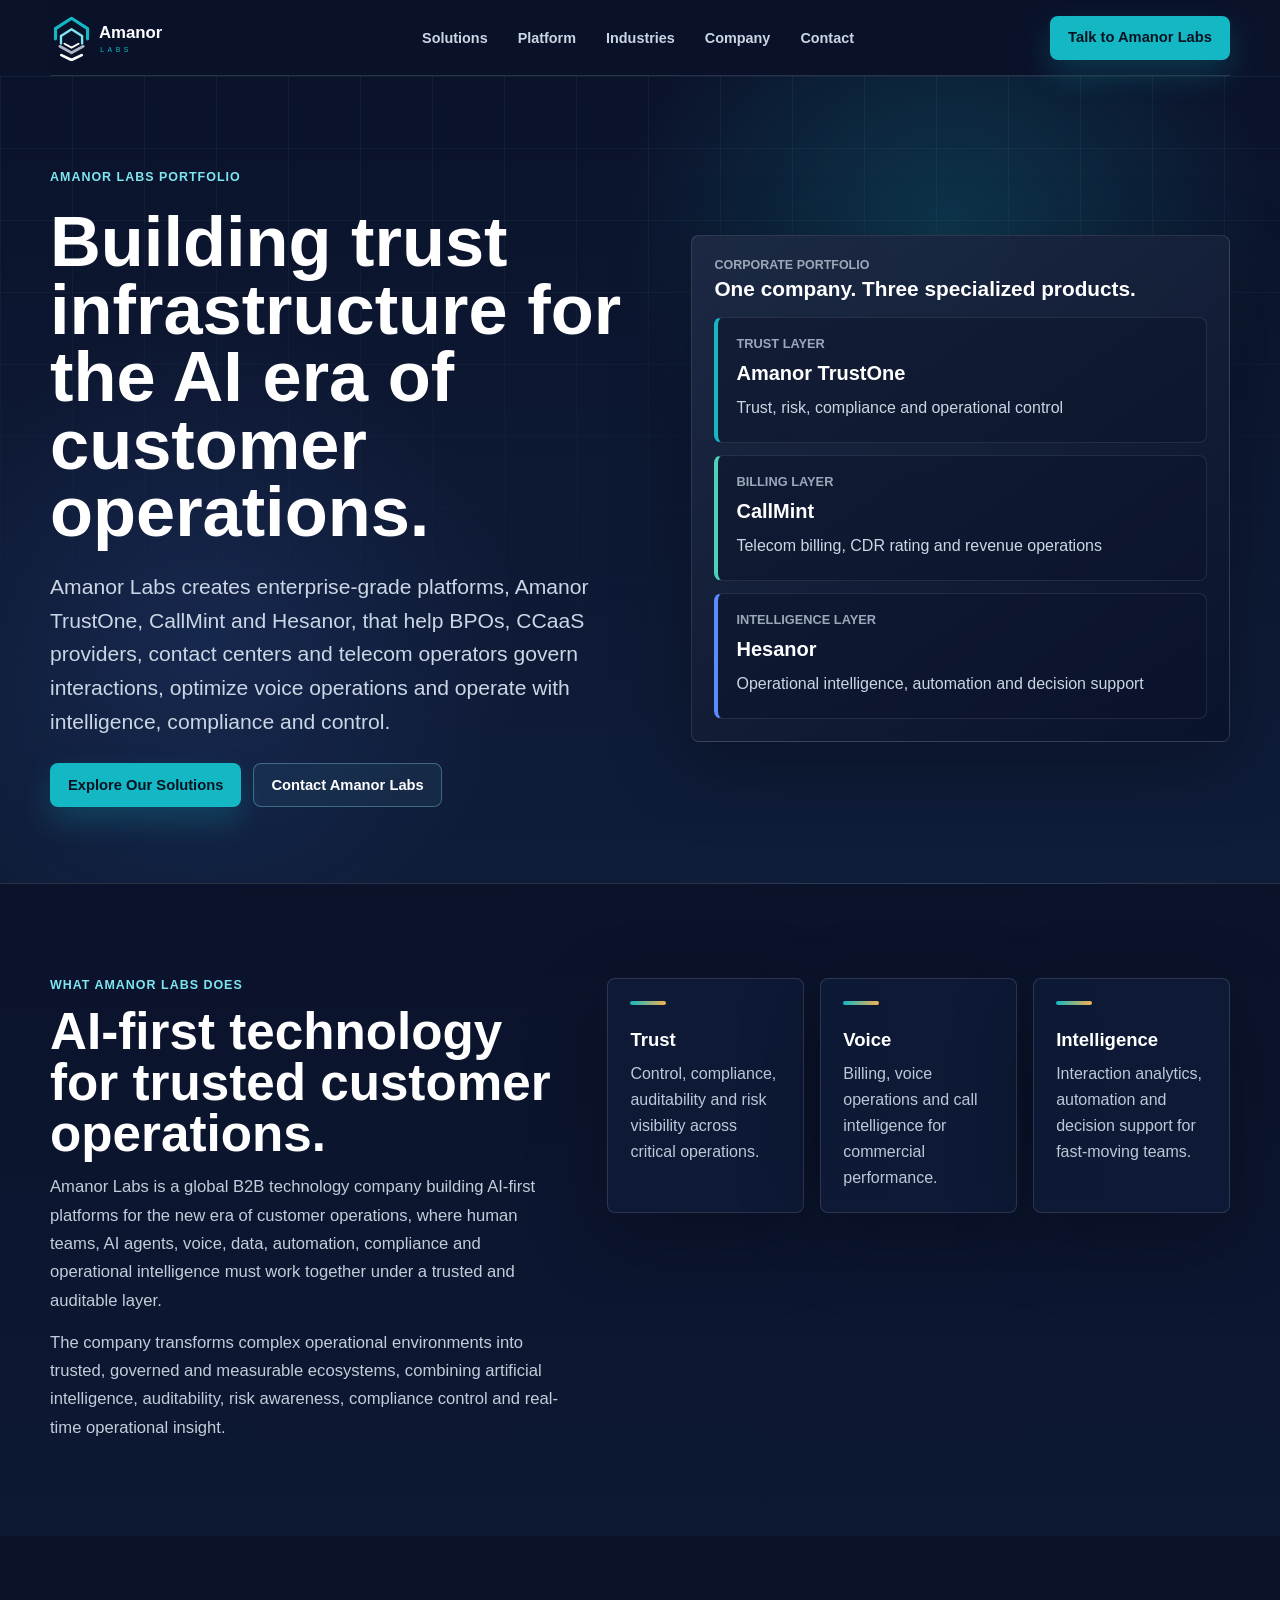
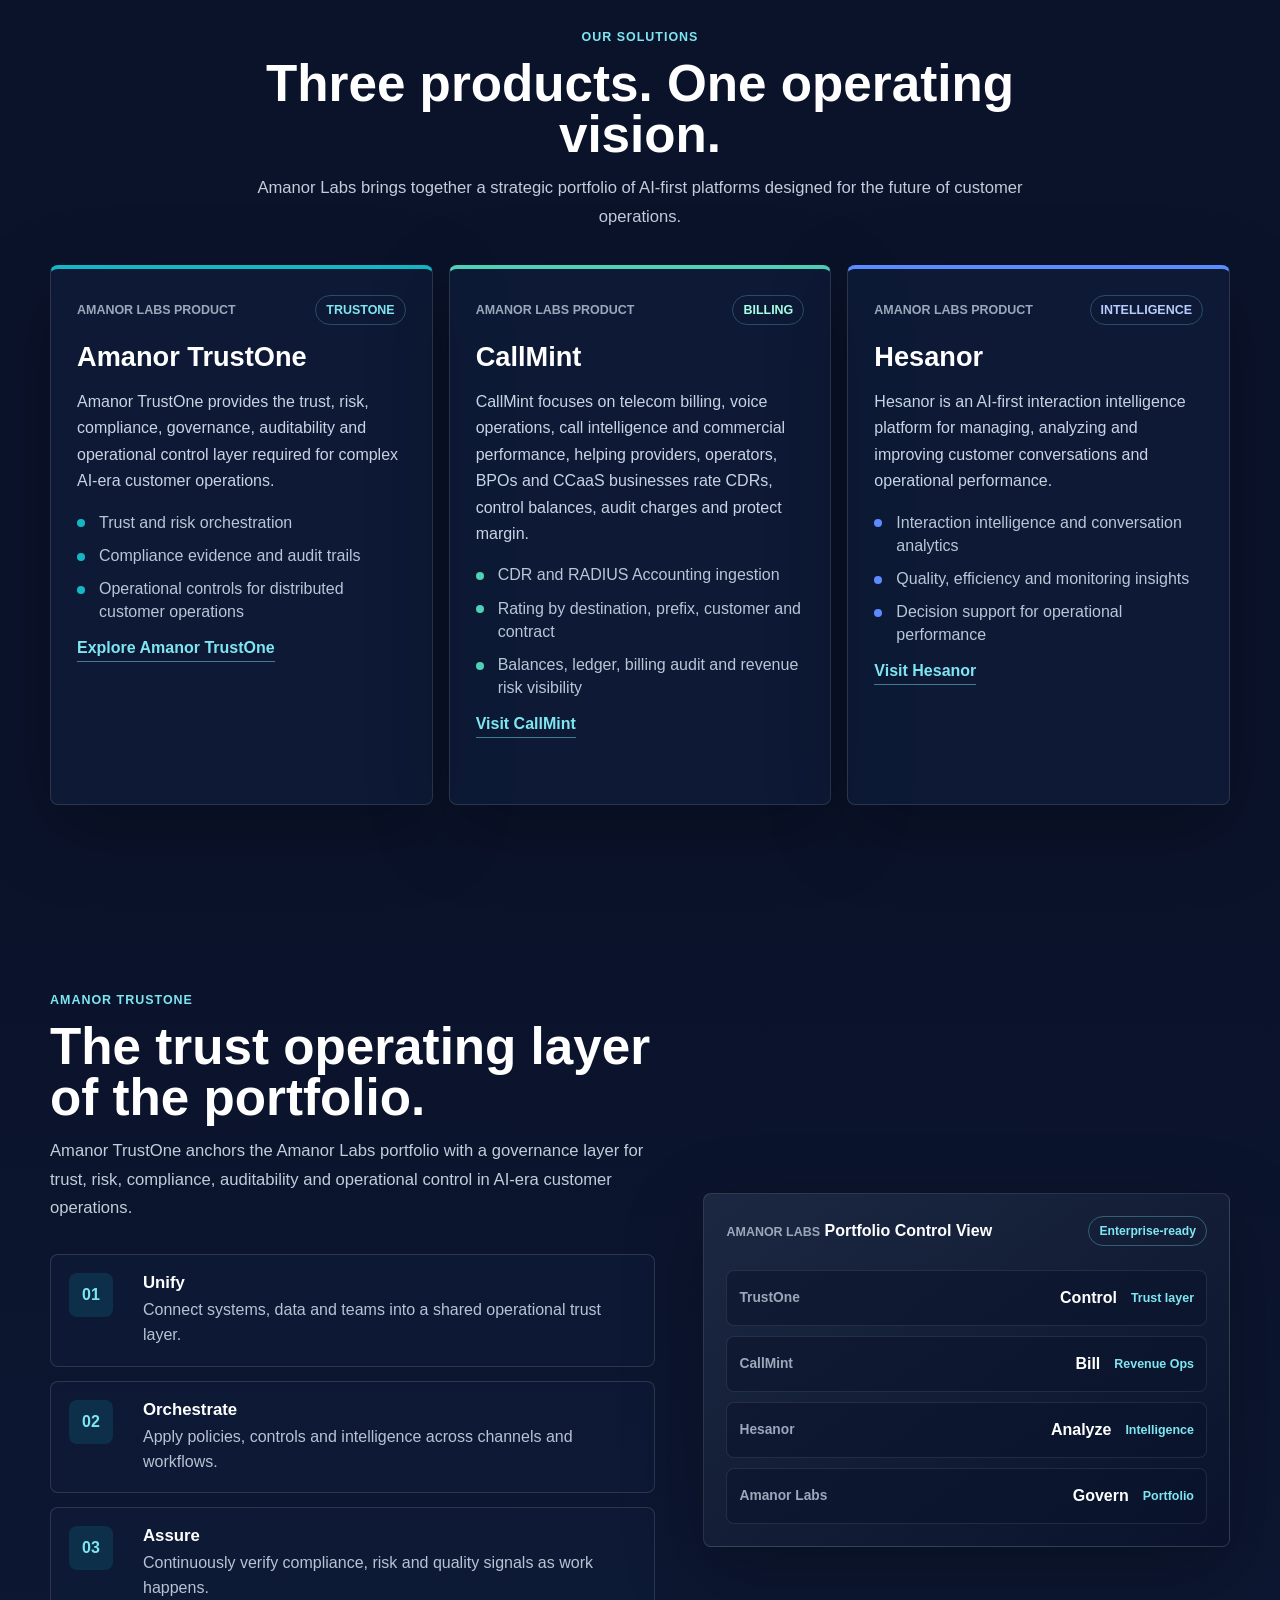
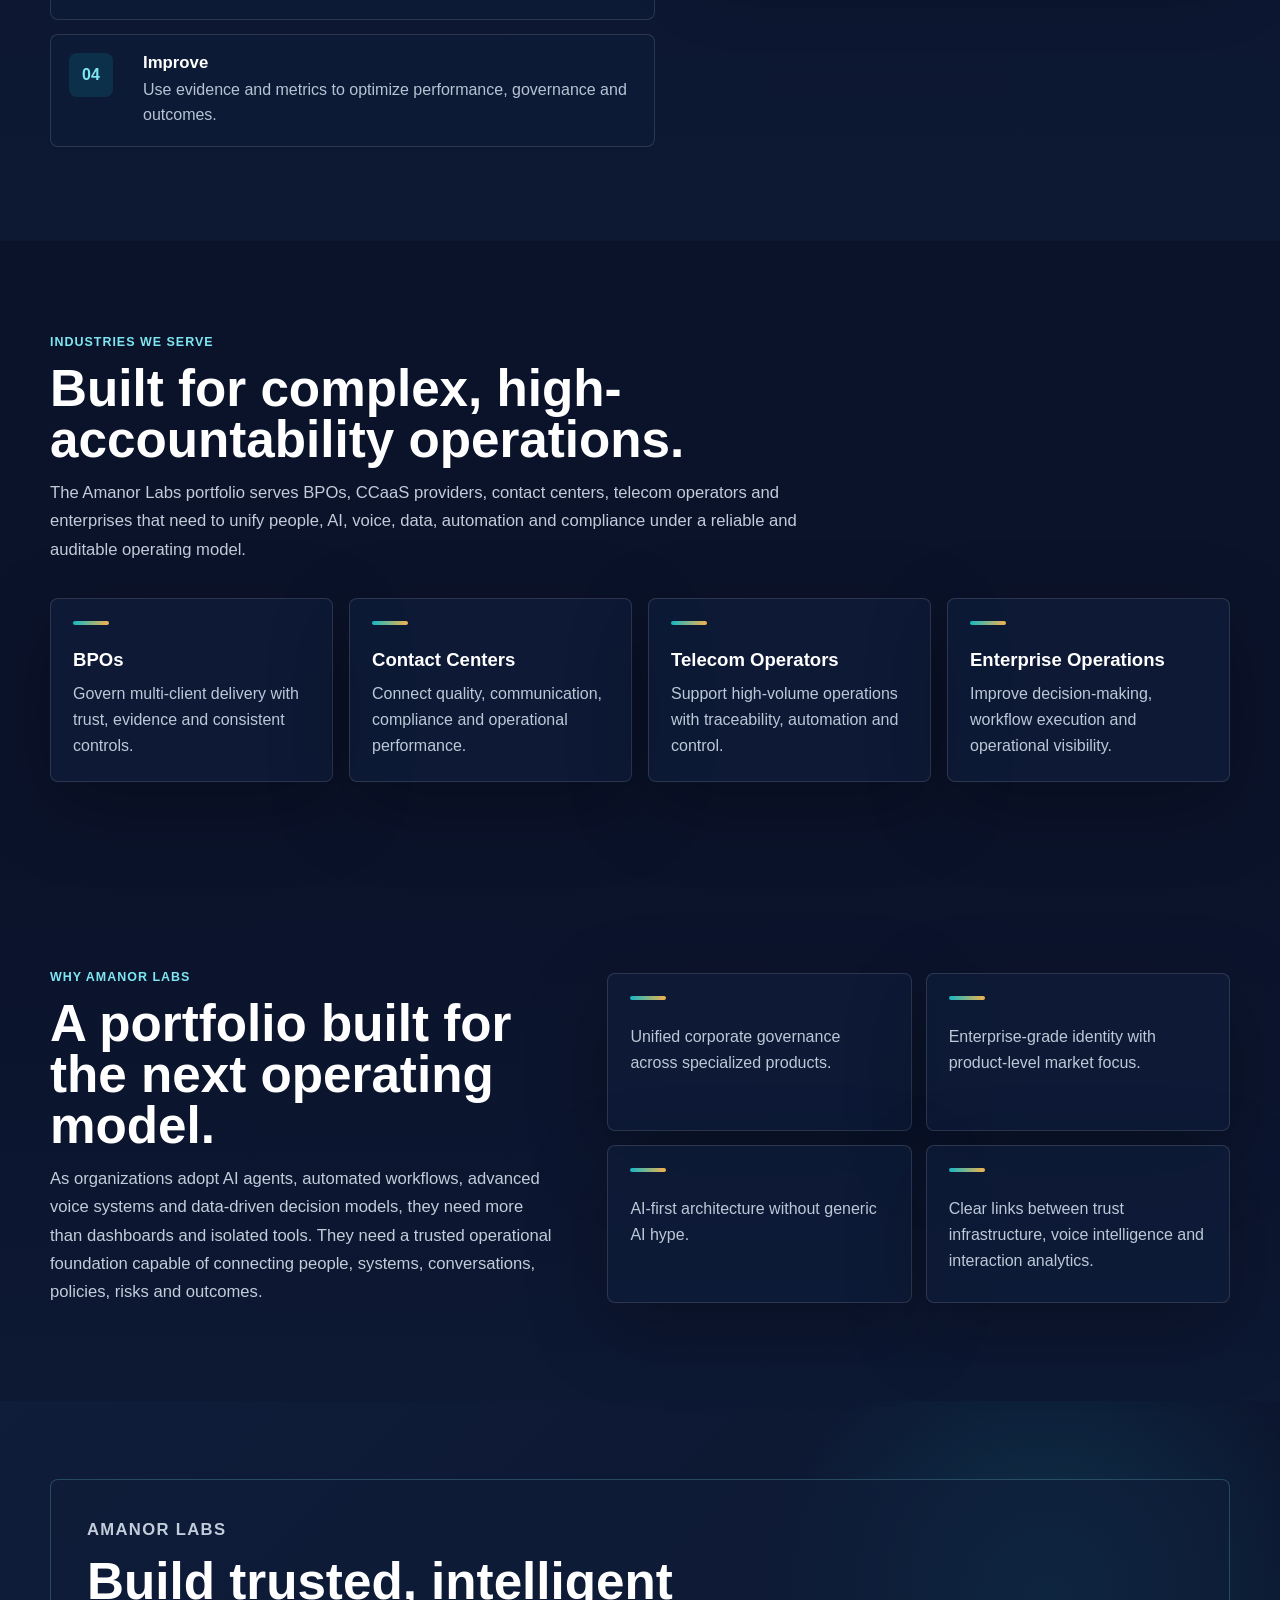
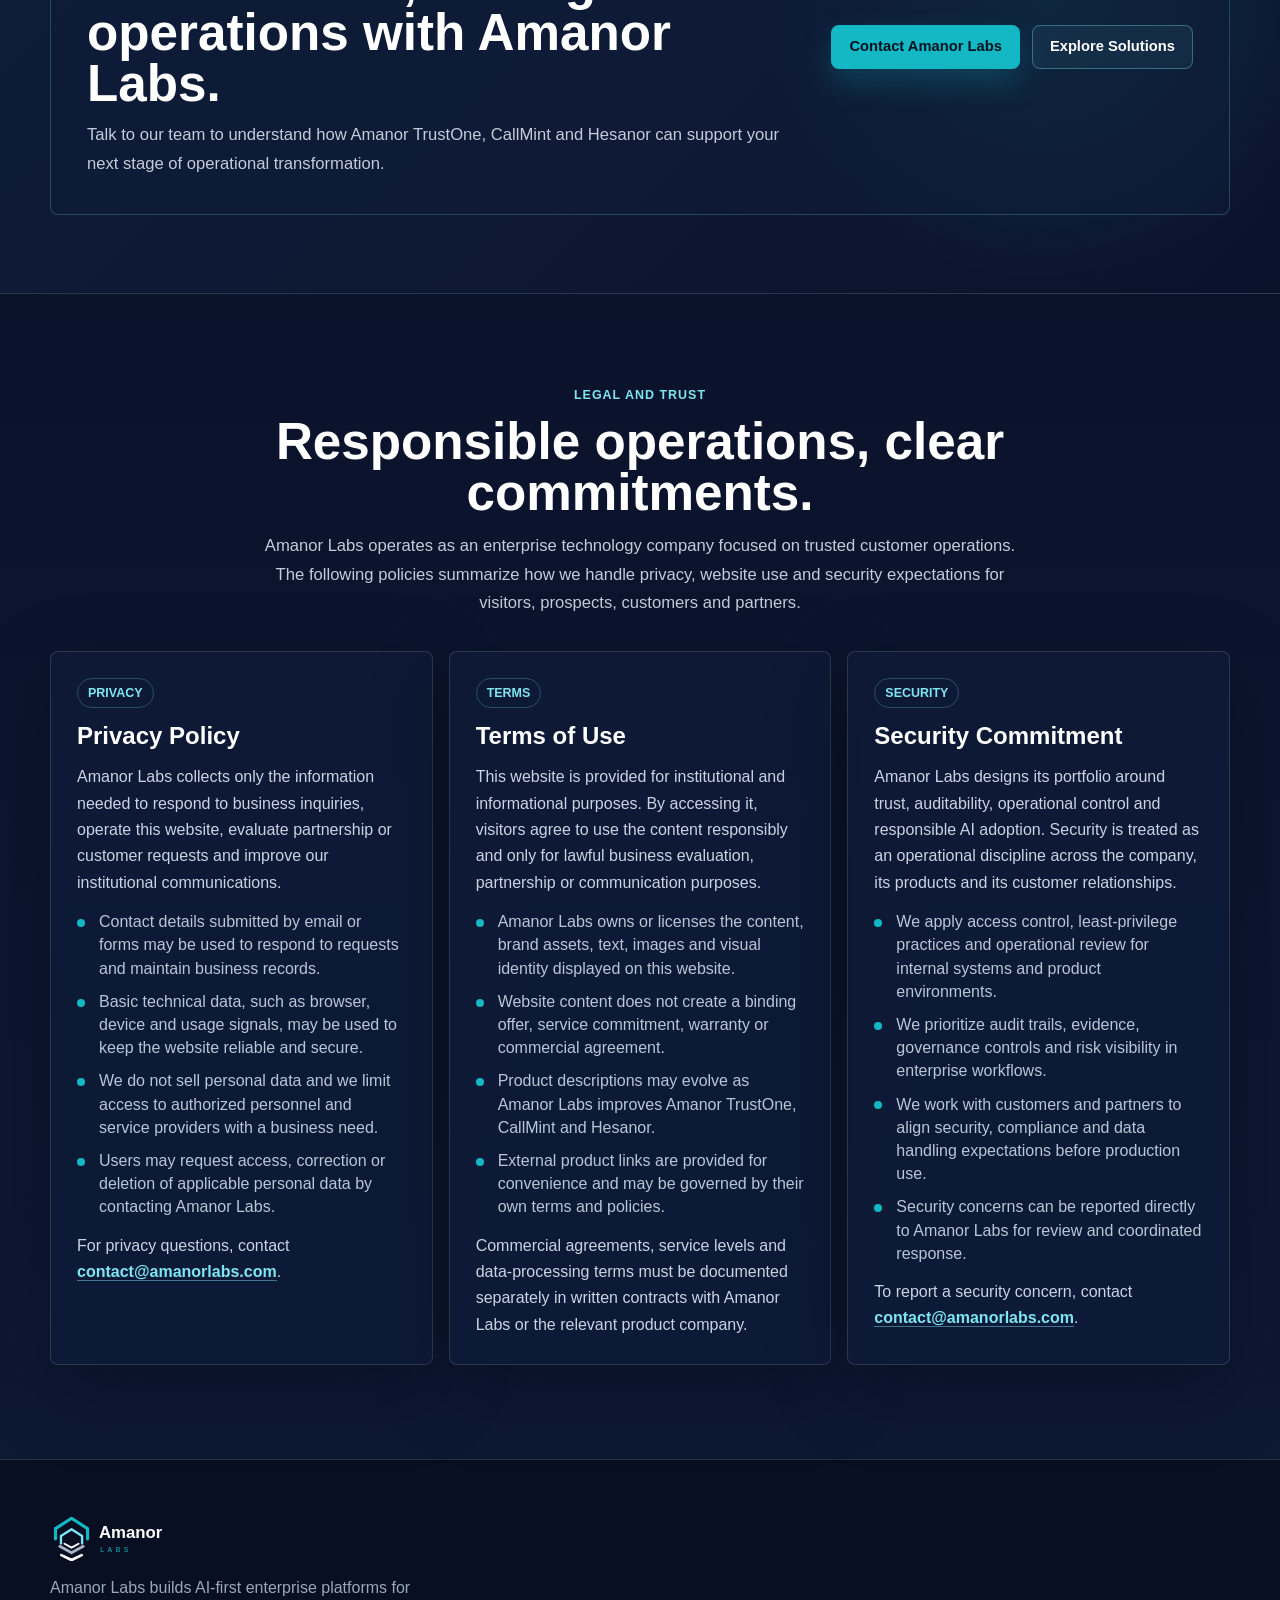
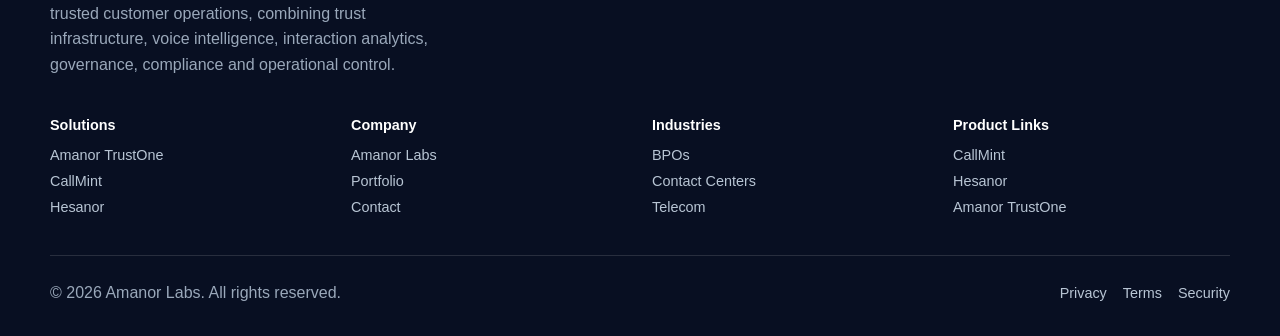
<file: index.html>
<!doctype html>
<html lang="en">
  <head>
    <meta charset="utf-8" />
    <meta name="viewport" content="width=device-width, initial-scale=1" />
    <title>Amanor Labs | AI-First Platforms for Trusted Customer Operations</title>
    <meta
      name="description"
      content="Amanor Labs is a global B2B technology company building AI-first platforms for trusted customer operations, including Amanor TrustOne, CallMint and Hesanor."
    />
    <link rel="canonical" href="https://amanorlabs.com/" />
    <meta property="og:type" content="website" />
    <meta property="og:url" content="https://amanorlabs.com/" />
    <meta property="og:site_name" content="Amanor Labs" />
    <meta property="og:title" content="Amanor Labs | AI-First Platforms for Trusted Customer Operations" />
    <meta
      property="og:description"
      content="Amanor Labs helps BPOs, CCaaS providers, contact centers and telecom operators govern interactions, optimize voice operations and operate with compliance, intelligence and control."
    />
    <meta property="og:image" content="https://amanorlabs.com/assets/amanor_labs_cover_lockup.png" />
    <meta name="twitter:card" content="summary_large_image" />
    <meta name="theme-color" content="#0B132B" />
    <link rel="icon" href="/assets/amanor_labs_symbol.svg" type="image/svg+xml" />
    <link rel="apple-touch-icon" href="/assets/amanor_labs_symbol.png" />
    <link rel="stylesheet" href="/styles.css" />
  </head>
  <body>
    <header class="site-header">
      <a class="brand-link" href="/" aria-label="Amanor Labs home">
        <img src="/assets/amanor_labs_logo_reverse.svg" alt="Amanor Labs" width="176" height="44" />
      </a>
      <nav class="site-nav" aria-label="Primary navigation">
        <a href="#portfolio">Solutions</a>
        <a href="#platform">Platform</a>
        <a href="#industries">Industries</a>
        <a href="#company">Company</a>
        <a href="#contact">Contact</a>
      </nav>
      <a class="cta-button cta-primary" href="mailto:contact@amanorlabs.com?subject=Amanor%20Labs%20Portfolio">Talk to Amanor Labs</a>
    </header>

    <main>
      <section class="hero" aria-labelledby="hero-title">
        <div class="hero-grid">
          <div class="hero-copy">
            <p class="eyebrow">Amanor Labs Portfolio</p>
            <h1 id="hero-title">Building trust infrastructure for the AI era of customer operations.</h1>
            <p>
              Amanor Labs creates enterprise-grade platforms, Amanor TrustOne, CallMint and Hesanor,
              that help BPOs, CCaaS providers, contact centers and telecom operators govern
              interactions, optimize voice operations and operate with intelligence, compliance and
              control.
            </p>
            <div class="hero-actions">
              <a class="cta-button cta-primary" href="#portfolio">Explore Our Solutions</a>
              <a class="cta-button cta-secondary" href="#contact">Contact Amanor Labs</a>
            </div>
          </div>
          <aside class="portfolio-panel" aria-label="Amanor Labs portfolio overview">
            <div class="portfolio-panel-header">
              <span>Corporate Portfolio</span>
              <strong>One company. Three specialized products.</strong>
            </div>
            <div class="portfolio-stack">
              <a class="stack-item stack-trustops" href="#trustops">
                <span>Trust Layer</span>
                <strong>Amanor TrustOne</strong>
                <em>Trust, risk, compliance and operational control</em>
              </a>
              <a class="stack-item stack-callmint" href="#callmint">
                <span>Billing Layer</span>
                <strong>CallMint</strong>
                <em>Telecom billing, CDR rating and revenue operations</em>
              </a>
              <a class="stack-item stack-hesanor" href="#hesanor">
                <span>Intelligence Layer</span>
                <strong>Hesanor</strong>
                <em>Operational intelligence, automation and decision support</em>
              </a>
            </div>
          </aside>
        </div>
      </section>

      <section class="section section-quiet" id="company" aria-labelledby="what-title">
        <div class="section-inner two-column">
          <div class="section-header">
            <p class="eyebrow">What Amanor Labs Does</p>
            <h2 id="what-title">AI-first technology for trusted customer operations.</h2>
            <p>
              Amanor Labs is a global B2B technology company building AI-first platforms for the new
              era of customer operations, where human teams, AI agents, voice, data, automation,
              compliance and operational intelligence must work together under a trusted and
              auditable layer.
            </p>
            <p>
              The company transforms complex operational environments into trusted, governed and
              measurable ecosystems, combining artificial intelligence, auditability, risk awareness,
              compliance control and real-time operational insight.
            </p>
          </div>
          <div class="principles-grid">
            <article class="principle-card"><span></span><h3>Trust</h3><p>Control, compliance, auditability and risk visibility across critical operations.</p></article>
            <article class="principle-card"><span></span><h3>Voice</h3><p>Billing, voice operations and call intelligence for commercial performance.</p></article>
            <article class="principle-card"><span></span><h3>Intelligence</h3><p>Interaction analytics, automation and decision support for fast-moving teams.</p></article>
          </div>
        </div>
      </section>

      <section class="section" id="portfolio" aria-labelledby="portfolio-title">
        <div class="section-inner">
          <div class="section-header align-center">
            <p class="eyebrow">Our Solutions</p>
            <h2 id="portfolio-title">Three products. One operating vision.</h2>
            <p>
              Amanor Labs brings together a strategic portfolio of AI-first platforms designed for
              the future of customer operations.
            </p>
          </div>
          <div class="solutions-grid">
            <article class="solution-card solution-trustops" id="trustops">
              <div class="solution-topline">
                <span>Amanor Labs Product</span>
                <strong>TrustOne</strong>
              </div>
              <h3>Amanor TrustOne</h3>
              <p>
                Amanor TrustOne provides the trust, risk, compliance, governance, auditability and
                operational control layer required for complex AI-era customer operations.
              </p>
              <ul>
                <li>Trust and risk orchestration</li>
                <li>Compliance evidence and audit trails</li>
                <li>Operational controls for distributed customer operations</li>
              </ul>
              <a class="solution-link" href="#platform">Explore Amanor TrustOne</a>
            </article>

            <article class="solution-card solution-callmint" id="callmint">
              <div class="solution-topline">
                <span>Amanor Labs Product</span>
                <strong>Billing</strong>
              </div>
              <h3>CallMint</h3>
              <p>
                CallMint focuses on telecom billing, voice operations, call intelligence and
                commercial performance, helping providers, operators, BPOs and CCaaS businesses
                rate CDRs, control balances, audit charges and protect margin.
              </p>
              <ul>
                <li>CDR and RADIUS Accounting ingestion</li>
                <li>Rating by destination, prefix, customer and contract</li>
                <li>Balances, ledger, billing audit and revenue risk visibility</li>
              </ul>
              <a class="solution-link" href="https://callmint.com.br/" target="_blank" rel="noopener">Visit CallMint</a>
            </article>

            <article class="solution-card solution-hesanor" id="hesanor">
              <div class="solution-topline">
                <span>Amanor Labs Product</span>
                <strong>Intelligence</strong>
              </div>
              <h3>Hesanor</h3>
              <p>
                Hesanor is an AI-first interaction intelligence platform for managing, analyzing
                and improving customer conversations and operational performance.
              </p>
              <ul>
                <li>Interaction intelligence and conversation analytics</li>
                <li>Quality, efficiency and monitoring insights</li>
                <li>Decision support for operational performance</li>
              </ul>
              <a class="solution-link" href="https://hesanor.com/" target="_blank" rel="noopener">Visit Hesanor</a>
            </article>
          </div>
        </div>
      </section>

      <section class="section section-quiet" id="platform" aria-labelledby="platform-title">
        <div class="section-inner platform-layout">
          <div>
            <div class="section-header">
              <p class="eyebrow">Amanor TrustOne</p>
              <h2 id="platform-title">The trust operating layer of the portfolio.</h2>
              <p>
                Amanor TrustOne anchors the Amanor Labs portfolio with a governance layer for
                trust, risk, compliance, auditability and operational control in AI-era customer
                operations.
              </p>
            </div>
            <ol class="model-list" aria-label="Amanor TrustOne operating model">
              <li><span>01</span><div><h3>Unify</h3><p>Connect systems, data and teams into a shared operational trust layer.</p></div></li>
              <li><span>02</span><div><h3>Orchestrate</h3><p>Apply policies, controls and intelligence across channels and workflows.</p></div></li>
              <li><span>03</span><div><h3>Assure</h3><p>Continuously verify compliance, risk and quality signals as work happens.</p></div></li>
              <li><span>04</span><div><h3>Improve</h3><p>Use evidence and metrics to optimize performance, governance and outcomes.</p></div></li>
            </ol>
          </div>
          <aside class="dashboard-preview" aria-label="Portfolio operating model">
            <div class="preview-header">
              <div>
                <span>Amanor Labs</span>
                <strong>Portfolio Control View</strong>
              </div>
              <span class="status-pill">Enterprise-ready</span>
            </div>
            <div class="signal-list">
              <div class="signal-row"><span>TrustOne</span><strong>Control</strong><em>Trust layer</em></div>
              <div class="signal-row"><span>CallMint</span><strong>Bill</strong><em>Revenue Ops</em></div>
              <div class="signal-row"><span>Hesanor</span><strong>Analyze</strong><em>Intelligence</em></div>
              <div class="signal-row"><span>Amanor Labs</span><strong>Govern</strong><em>Portfolio</em></div>
            </div>
          </aside>
        </div>
      </section>

      <section class="section" id="industries" aria-labelledby="industries-title">
        <div class="section-inner">
          <div class="section-header">
            <p class="eyebrow">Industries We Serve</p>
            <h2 id="industries-title">Built for complex, high-accountability operations.</h2>
            <p>
              The Amanor Labs portfolio serves BPOs, CCaaS providers, contact centers, telecom
              operators and enterprises that need to unify people, AI, voice, data, automation and
              compliance under a reliable and auditable operating model.
            </p>
          </div>
          <div class="industry-grid">
            <article class="industry-card"><span></span><h3>BPOs</h3><p>Govern multi-client delivery with trust, evidence and consistent controls.</p></article>
            <article class="industry-card"><span></span><h3>Contact Centers</h3><p>Connect quality, communication, compliance and operational performance.</p></article>
            <article class="industry-card"><span></span><h3>Telecom Operators</h3><p>Support high-volume operations with traceability, automation and control.</p></article>
            <article class="industry-card"><span></span><h3>Enterprise Operations</h3><p>Improve decision-making, workflow execution and operational visibility.</p></article>
          </div>
        </div>
      </section>

      <section class="section section-quiet" aria-labelledby="why-title">
        <div class="section-inner why-layout">
          <div class="section-header">
            <p class="eyebrow">Why Amanor Labs</p>
            <h2 id="why-title">A portfolio built for the next operating model.</h2>
            <p>
              As organizations adopt AI agents, automated workflows, advanced voice systems and
              data-driven decision models, they need more than dashboards and isolated tools. They
              need a trusted operational foundation capable of connecting people, systems,
              conversations, policies, risks and outcomes.
            </p>
          </div>
          <div class="proof-grid">
            <article class="proof-card"><span></span><p>Unified corporate governance across specialized products.</p></article>
            <article class="proof-card"><span></span><p>Enterprise-grade identity with product-level market focus.</p></article>
            <article class="proof-card"><span></span><p>AI-first architecture without generic AI hype.</p></article>
            <article class="proof-card"><span></span><p>Clear links between trust infrastructure, voice intelligence and interaction analytics.</p></article>
          </div>
        </div>
      </section>

      <section class="final-cta" id="contact" aria-labelledby="final-cta-title">
        <div class="section-inner final-cta-inner">
          <div>
            <p class="eyebrow">Amanor Labs</p>
            <h2 id="final-cta-title">Build trusted, intelligent operations with Amanor Labs.</h2>
            <p>
              Talk to our team to understand how Amanor TrustOne, CallMint and Hesanor can support
              your next stage of operational transformation.
            </p>
          </div>
          <div class="final-cta-actions">
            <a class="cta-button cta-primary" href="mailto:contact@amanorlabs.com?subject=Amanor%20Labs%20Portfolio">Contact Amanor Labs</a>
            <a class="cta-button cta-secondary" href="#portfolio">Explore Solutions</a>
          </div>
        </div>
      </section>

      <section class="section section-quiet legal-section" id="legal" aria-labelledby="legal-title">
        <div class="section-inner">
          <div class="section-header align-center">
            <p class="eyebrow">Legal and Trust</p>
            <h2 id="legal-title">Responsible operations, clear commitments.</h2>
            <p>
              Amanor Labs operates as an enterprise technology company focused on trusted customer
              operations. The following policies summarize how we handle privacy, website use and
              security expectations for visitors, prospects, customers and partners.
            </p>
          </div>

          <div class="legal-grid">
            <article class="legal-card" id="privacy">
              <span>Privacy</span>
              <h3>Privacy Policy</h3>
              <p>
                Amanor Labs collects only the information needed to respond to business inquiries,
                operate this website, evaluate partnership or customer requests and improve our
                institutional communications.
              </p>
              <ul>
                <li>Contact details submitted by email or forms may be used to respond to requests and maintain business records.</li>
                <li>Basic technical data, such as browser, device and usage signals, may be used to keep the website reliable and secure.</li>
                <li>We do not sell personal data and we limit access to authorized personnel and service providers with a business need.</li>
                <li>Users may request access, correction or deletion of applicable personal data by contacting Amanor Labs.</li>
              </ul>
              <p>
                For privacy questions, contact <a href="mailto:contact@amanorlabs.com?subject=Amanor%20Labs%20Privacy">contact@amanorlabs.com</a>.
              </p>
            </article>

            <article class="legal-card" id="terms">
              <span>Terms</span>
              <h3>Terms of Use</h3>
              <p>
                This website is provided for institutional and informational purposes. By accessing
                it, visitors agree to use the content responsibly and only for lawful business
                evaluation, partnership or communication purposes.
              </p>
              <ul>
                <li>Amanor Labs owns or licenses the content, brand assets, text, images and visual identity displayed on this website.</li>
                <li>Website content does not create a binding offer, service commitment, warranty or commercial agreement.</li>
                <li>Product descriptions may evolve as Amanor Labs improves Amanor TrustOne, CallMint and Hesanor.</li>
                <li>External product links are provided for convenience and may be governed by their own terms and policies.</li>
              </ul>
              <p>
                Commercial agreements, service levels and data-processing terms must be documented
                separately in written contracts with Amanor Labs or the relevant product company.
              </p>
            </article>

            <article class="legal-card" id="security">
              <span>Security</span>
              <h3>Security Commitment</h3>
              <p>
                Amanor Labs designs its portfolio around trust, auditability, operational control
                and responsible AI adoption. Security is treated as an operational discipline across
                the company, its products and its customer relationships.
              </p>
              <ul>
                <li>We apply access control, least-privilege practices and operational review for internal systems and product environments.</li>
                <li>We prioritize audit trails, evidence, governance controls and risk visibility in enterprise workflows.</li>
                <li>We work with customers and partners to align security, compliance and data handling expectations before production use.</li>
                <li>Security concerns can be reported directly to Amanor Labs for review and coordinated response.</li>
              </ul>
              <p>
                To report a security concern, contact <a href="mailto:contact@amanorlabs.com?subject=Amanor%20Labs%20Security">contact@amanorlabs.com</a>.
              </p>
            </article>
          </div>
        </div>
      </section>
    </main>

    <footer class="site-footer">
      <div class="footer-inner">
        <div class="footer-brand">
          <img src="/assets/amanor_labs_logo_reverse.svg" alt="Amanor Labs" width="176" height="44" />
          <p>Amanor Labs builds AI-first enterprise platforms for trusted customer operations, combining trust infrastructure, voice intelligence, interaction analytics, governance, compliance and operational control.</p>
        </div>
        <div class="footer-columns">
          <div><h2>Solutions</h2><a href="#trustops">Amanor TrustOne</a><a href="#callmint">CallMint</a><a href="#hesanor">Hesanor</a></div>
          <div><h2>Company</h2><a href="#company">Amanor Labs</a><a href="#portfolio">Portfolio</a><a href="#contact">Contact</a></div>
          <div><h2>Industries</h2><a href="#industries">BPOs</a><a href="#industries">Contact Centers</a><a href="#industries">Telecom</a></div>
          <div><h2>Product Links</h2><a href="https://callmint.com.br/" target="_blank" rel="noopener">CallMint</a><a href="https://hesanor.com/" target="_blank" rel="noopener">Hesanor</a><a href="#trustops">Amanor TrustOne</a></div>
        </div>
        <div class="footer-bottom">
          <p>© 2026 Amanor Labs. All rights reserved.</p>
          <div><a href="#privacy">Privacy</a><a href="#terms">Terms</a><a href="#security">Security</a></div>
        </div>
      </div>
    </footer>
  </body>
</html>
</file>
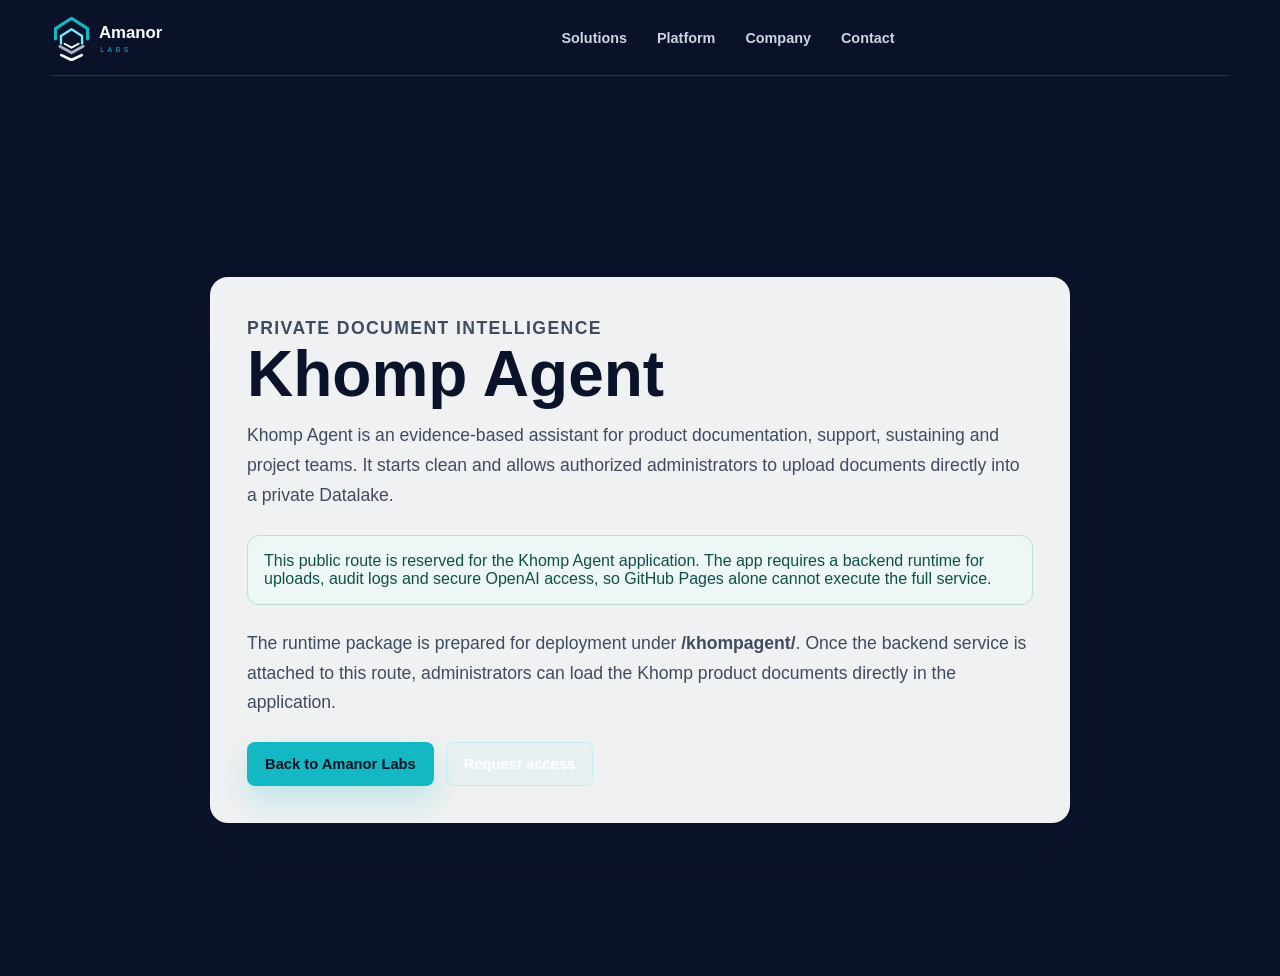
<file: khompagent/index.html>
<!doctype html>
<html lang="en">
  <head>
    <meta charset="utf-8" />
    <meta name="viewport" content="width=device-width, initial-scale=1" />
    <title>Khomp Agent | Amanor Labs</title>
    <meta
      name="description"
      content="Khomp Agent is a private document intelligence assistant for Khomp product support, sustaining and project teams."
    />
    <link rel="canonical" href="https://amanorlabs.com/khompagent/" />
    <link rel="icon" href="/assets/amanor_labs_symbol.svg" type="image/svg+xml" />
    <link rel="stylesheet" href="/styles.css" />
    <style>
      body {
        min-height: 100vh;
      }

      .agent-page {
        align-items: center;
        display: grid;
        min-height: 100vh;
        padding: 96px 24px 48px;
      }

      .agent-panel {
        background: rgba(255, 255, 255, 0.94);
        border: 1px solid rgba(255, 255, 255, 0.16);
        border-radius: 18px;
        box-shadow: 0 24px 80px rgba(5, 12, 28, 0.24);
        color: #111827;
        margin: 0 auto;
        max-width: 860px;
        padding: 36px;
      }

      .agent-panel h1 {
        color: #0b132b;
        font-size: clamp(2rem, 5vw, 4rem);
        margin: 0 0 16px;
      }

      .agent-panel p {
        color: #3f4b5f;
        font-size: 1.1rem;
        line-height: 1.7;
      }

      .agent-status {
        background: #edf7f6;
        border: 1px solid #b8dfd9;
        border-radius: 12px;
        color: #0f4f4a;
        margin: 24px 0;
        padding: 16px;
      }

      .agent-actions {
        display: flex;
        flex-wrap: wrap;
        gap: 12px;
        margin-top: 24px;
      }
    </style>
  </head>
  <body>
    <header class="site-header">
      <a class="brand-link" href="/" aria-label="Amanor Labs home">
        <img src="/assets/amanor_labs_logo_reverse.svg" alt="Amanor Labs" width="176" height="44" />
      </a>
      <nav class="site-nav" aria-label="Primary navigation">
        <a href="/#portfolio">Solutions</a>
        <a href="/#platform">Platform</a>
        <a href="/#company">Company</a>
        <a href="/#contact">Contact</a>
      </nav>
    </header>

    <main class="agent-page">
      <section class="agent-panel">
        <p class="eyebrow">Private document intelligence</p>
        <h1>Khomp Agent</h1>
        <p>
          Khomp Agent is an evidence-based assistant for product documentation, support, sustaining and project teams.
          It starts clean and allows authorized administrators to upload documents directly into a private Datalake.
        </p>
        <div class="agent-status">
          This public route is reserved for the Khomp Agent application. The app requires a backend runtime for uploads,
          audit logs and secure OpenAI access, so GitHub Pages alone cannot execute the full service.
        </div>
        <p>
          The runtime package is prepared for deployment under <strong>/khompagent/</strong>. Once the backend service is
          attached to this route, administrators can load the Khomp product documents directly in the application.
        </p>
        <div class="agent-actions">
          <a class="cta-button cta-primary" href="/">Back to Amanor Labs</a>
          <a class="cta-button cta-secondary" href="mailto:contact@amanorlabs.com?subject=Khomp%20Agent%20Deployment">Request access</a>
        </div>
      </section>
    </main>
  </body>
</html>
</file>
<file: styles.css>
:root{
  --deep-navy:#0b132b;
  --midnight-blue:#0f1d3a;
  --slate-blue:#1e2a44;
  --cool-gray:#6b7280;
  --light-gray:#e5e7eb;
  --teal-cyan:#14b8c4;
  --cyan-light:#7ee6f2;
  --warm-gold:#f5b14c;
  --mint:#4fd1b8;
  --hesanor-blue:#5b8cff;
  --white:#fff;
  --muted:#9aa8ba;
  --line:rgba(229,231,235,.14);
  --panel:rgba(15,29,58,.72);
  --panel-strong:rgba(30,42,68,.88);
  --shadow:0 24px 80px rgba(0,0,0,.28);
}
*{box-sizing:border-box}
html{scroll-behavior:smooth}
body{margin:0;min-height:100vh;background:var(--deep-navy);color:var(--white);font-family:Inter,"Space Grotesk","Segoe UI",Arial,sans-serif}
a{color:inherit;text-decoration:none}
:focus-visible{outline:3px solid var(--cyan-light);outline-offset:4px}
h1,h2,h3,p{margin-top:0}
h1,h2,h3{letter-spacing:0}
.site-header{position:sticky;z-index:20;top:0;display:grid;grid-template-columns:auto minmax(0,1fr) auto;gap:22px;align-items:center;width:min(1180px,calc(100% - 40px));min-height:76px;margin:0 auto;border-bottom:1px solid var(--line);background:rgba(11,19,43,.92);backdrop-filter:blur(18px)}
.brand-link{display:inline-flex;align-items:center;min-width:176px}
.brand-link img,.footer-brand img{width:176px;height:auto}
.site-nav{display:flex;justify-content:center;gap:6px;min-width:0}
.site-nav a{border-radius:8px;padding:10px 12px;color:#cbd6e5;font-size:.9rem;font-weight:800;transition:background .16s ease,color .16s ease}
.site-nav a:hover{background:rgba(126,230,242,.1);color:var(--white)}
.cta-button{display:inline-flex;align-items:center;justify-content:center;min-height:44px;border:1px solid transparent;border-radius:8px;padding:11px 17px;font-size:.92rem;font-weight:900;line-height:1;transition:border-color .16s ease,background .16s ease,color .16s ease,transform .16s ease;white-space:nowrap}
.cta-button:hover{transform:translateY(-1px)}
.cta-primary{background:var(--teal-cyan);color:#061221;box-shadow:0 14px 30px rgba(20,184,196,.22)}
.cta-primary:hover{background:var(--cyan-light)}
.cta-secondary{border-color:rgba(126,230,242,.34);background:rgba(126,230,242,.06);color:var(--white)}
.cta-secondary:hover{border-color:var(--cyan-light);background:rgba(126,230,242,.12)}
.hero{position:relative;overflow:hidden;padding:94px 0 76px;border-bottom:1px solid var(--line);background:radial-gradient(circle at 74% 20%,rgba(20,184,196,.2),transparent 28%),radial-gradient(circle at 16% 70%,rgba(91,140,255,.12),transparent 26%),linear-gradient(180deg,#0b132b 0%,#0f1d3a 100%)}
.hero:before{position:absolute;inset:0;content:"";background-image:linear-gradient(rgba(126,230,242,.08) 1px,transparent 1px),linear-gradient(90deg,rgba(126,230,242,.08) 1px,transparent 1px);background-size:72px 72px;mask-image:linear-gradient(180deg,rgba(0,0,0,.78),transparent 80%);pointer-events:none}
.hero-grid,.section-inner,.footer-inner{position:relative;width:min(1180px,calc(100% - 40px));margin:0 auto}
.hero-grid{display:grid;grid-template-columns:minmax(0,1.04fr) minmax(360px,.96fr);gap:58px;align-items:center}
.hero-copy{display:grid;gap:24px}
.eyebrow{margin:0;color:var(--cyan-light);font-size:.78rem;font-weight:900;letter-spacing:.08em;text-transform:uppercase}
h1{max-width:820px;margin-bottom:0;font-size:clamp(2.85rem,5.5vw,5.8rem);line-height:.96}
.hero-copy>p:not(.eyebrow){max-width:680px;margin-bottom:0;color:#cbd6e5;font-size:clamp(1.08rem,2vw,1.32rem);line-height:1.6}
.hero-actions,.section-actions,.final-cta-actions{display:flex;flex-wrap:wrap;gap:12px;align-items:center}
.portfolio-panel,.dashboard-preview,.solution-card,.principle-card,.industry-card,.proof-card,.legal-card{border:1px solid var(--line);border-radius:8px;background:var(--panel);box-shadow:var(--shadow)}
.portfolio-panel{padding:22px;background:linear-gradient(145deg,rgba(30,42,68,.94),rgba(11,19,43,.94))}
.portfolio-panel-header{display:grid;gap:5px;margin-bottom:16px}
.portfolio-panel-header span,.solution-topline span,.preview-header span:first-child{color:var(--muted);font-size:.78rem;font-weight:900;text-transform:uppercase}
.portfolio-panel-header strong{font-size:1.3rem}
.portfolio-stack{display:grid;gap:12px}
.stack-item{display:grid;gap:6px;min-height:126px;border:1px solid rgba(229,231,235,.1);border-left:4px solid var(--teal-cyan);border-radius:8px;padding:18px;background:rgba(11,19,43,.48);transition:transform .16s ease,border-color .16s ease,background .16s ease}
.stack-item:hover{transform:translateY(-2px);background:rgba(15,29,58,.8)}
.stack-callmint{border-left-color:var(--mint)}
.stack-hesanor{border-left-color:var(--hesanor-blue)}
.stack-item span{color:var(--muted);font-size:.8rem;font-weight:900;text-transform:uppercase}
.stack-item strong{font-size:1.25rem}
.stack-item em{color:#cbd6e5;font-style:normal;line-height:1.45}
.section{padding:94px 0;background:var(--deep-navy)}
.section-quiet{background:linear-gradient(180deg,#0b132b 0%,#0d1833 100%)}
.two-column,.platform-layout,.why-layout{display:grid;grid-template-columns:minmax(0,.9fr) minmax(0,1.1fr);gap:48px;align-items:start}
.platform-layout{grid-template-columns:minmax(0,.92fr) minmax(360px,.8fr);align-items:center}
.section-header{display:grid;gap:14px;max-width:780px}
.section-header.align-center{margin:0 auto 34px;text-align:center}
.section-header h2,.final-cta h2{margin-bottom:0;font-size:clamp(2rem,4vw,4rem);line-height:1}
.section-header p:not(.eyebrow),.final-cta p{margin-bottom:0;color:#c2ccda;font-size:1.04rem;line-height:1.7}
.principles-grid,.solutions-grid,.industry-grid,.proof-grid,.footer-columns{display:grid;gap:16px}
.principles-grid{grid-template-columns:repeat(3,minmax(0,1fr))}
.principle-card,.industry-card,.proof-card{padding:22px;transition:border-color .16s ease,background .16s ease,transform .16s ease}
.principle-card:hover,.industry-card:hover,.proof-card:hover,.solution-card:hover,.legal-card:hover{border-color:rgba(126,230,242,.4);background:var(--panel-strong);transform:translateY(-2px)}
.principle-card span,.industry-card>span,.proof-card>span{display:block;width:36px;height:4px;margin-bottom:24px;border-radius:999px;background:linear-gradient(90deg,var(--teal-cyan),var(--warm-gold))}
.principle-card h3,.industry-card h3{margin-bottom:10px;font-size:1.16rem}
.principle-card p,.industry-card p,.proof-card p{margin-bottom:0;color:#bdc8d7;line-height:1.62}
.solutions-grid{grid-template-columns:repeat(3,minmax(0,1fr));margin-top:34px}
.solution-card{display:grid;align-content:start;gap:16px;min-height:540px;padding:26px;border-top:4px solid var(--teal-cyan);transition:border-color .16s ease,background .16s ease,transform .16s ease}
.solution-callmint{border-top-color:var(--mint)}
.solution-hesanor{border-top-color:var(--hesanor-blue)}
.solution-topline{display:flex;justify-content:space-between;gap:12px;align-items:center}
.solution-topline strong{border:1px solid rgba(126,230,242,.25);border-radius:999px;padding:7px 10px;color:var(--cyan-light);font-size:.78rem;text-transform:uppercase}
.solution-callmint .solution-topline strong{color:#a7ffe8}
.solution-hesanor .solution-topline strong{color:#b8cbff}
.solution-card h3{margin-bottom:0;font-size:1.7rem}
.solution-card p{margin-bottom:0;color:#c9d4e3;line-height:1.65}
.solution-card ul{display:grid;gap:10px;margin:0;padding:0;list-style:none}
.solution-card li{position:relative;padding-left:22px;color:#b9c6d6;line-height:1.45}
.solution-card li:before{position:absolute;left:0;top:.55em;width:8px;height:8px;border-radius:50%;background:var(--teal-cyan);content:""}
.solution-callmint li:before{background:var(--mint)}
.solution-hesanor li:before{background:var(--hesanor-blue)}
.solution-link{align-self:end;display:inline-flex;width:max-content;border-bottom:1px solid rgba(126,230,242,.48);padding-bottom:4px;color:var(--cyan-light);font-weight:900}
.solution-link:hover{color:var(--white);border-color:var(--white)}
.model-list{display:grid;gap:14px;margin:32px 0 0;padding:0;list-style:none}
.model-list li{display:grid;grid-template-columns:58px minmax(0,1fr);gap:16px;padding:18px;border:1px solid var(--line);border-radius:8px;background:rgba(15,29,58,.56)}
.model-list span{display:inline-flex;align-items:center;justify-content:center;width:44px;height:44px;border-radius:8px;background:rgba(20,184,196,.14);color:var(--cyan-light);font-weight:900}
.model-list h3{margin-bottom:5px;font-size:1.05rem}
.model-list p{margin-bottom:0;color:#b7c3d3;line-height:1.55}
.dashboard-preview{padding:22px;background:linear-gradient(145deg,rgba(30,42,68,.92),rgba(11,19,43,.94))}
.preview-header,.signal-row{display:flex;align-items:center;justify-content:space-between;gap:14px}
.status-pill{border:1px solid rgba(126,230,242,.32);border-radius:999px;padding:7px 10px;color:var(--cyan-light);font-size:.76rem;font-weight:900;white-space:nowrap}
.signal-list{display:grid;gap:10px;margin-top:24px}
.signal-row{min-height:56px;border:1px solid rgba(229,231,235,.1);border-radius:8px;padding:12px;background:rgba(11,19,43,.54)}
.signal-row span{color:var(--muted);font-size:.86rem;font-weight:900}
.signal-row strong{margin-left:auto}
.signal-row em{color:var(--cyan-light);font-size:.78rem;font-style:normal;font-weight:900}
.industry-grid{grid-template-columns:repeat(4,minmax(0,1fr));margin-top:34px}
.why-layout{align-items:center}
.proof-grid{grid-template-columns:repeat(2,minmax(0,1fr));gap:14px}
.proof-card{min-height:158px}
.final-cta{padding:78px 0;background:radial-gradient(circle at 82% 40%,rgba(20,184,196,.18),transparent 26%),linear-gradient(135deg,#0f1d3a,#0b132b)}
.final-cta-inner{display:grid;grid-template-columns:minmax(0,1fr) auto;gap:34px;align-items:center;padding:36px;border:1px solid rgba(126,230,242,.22);border-radius:8px;background:rgba(15,29,58,.6)}
.final-cta h2{margin:12px 0}
.legal-section{border-top:1px solid var(--line)}
.legal-grid{display:grid;grid-template-columns:repeat(3,minmax(0,1fr));gap:16px;margin-top:34px}
.legal-card{display:grid;align-content:start;gap:14px;scroll-margin-top:96px;min-height:520px;padding:26px;transition:border-color .16s ease,background .16s ease,transform .16s ease}
.legal-card>span{width:max-content;border:1px solid rgba(126,230,242,.25);border-radius:999px;padding:7px 10px;color:var(--cyan-light);font-size:.78rem;font-weight:900;text-transform:uppercase}
.legal-card h3{margin-bottom:0;font-size:1.5rem}
.legal-card p{margin-bottom:0;color:#c9d4e3;line-height:1.65}
.legal-card ul{display:grid;gap:10px;margin:0;padding:0;list-style:none}
.legal-card li{position:relative;padding-left:22px;color:#b9c6d6;line-height:1.45}
.legal-card li:before{position:absolute;left:0;top:.55em;width:8px;height:8px;border-radius:50%;background:var(--teal-cyan);content:""}
.legal-card a{color:var(--cyan-light);font-weight:900;border-bottom:1px solid rgba(126,230,242,.45)}
.legal-card a:hover{color:var(--white);border-color:var(--white)}
.site-footer{border-top:1px solid var(--line);background:#080f22}
.footer-inner{display:grid;gap:40px;padding:54px 0 30px}
.footer-brand{display:grid;gap:14px;max-width:410px}
.footer-brand p,.footer-bottom p{margin-bottom:0;color:var(--muted);line-height:1.6}
.footer-columns{grid-template-columns:repeat(4,minmax(0,1fr));gap:24px}
.footer-columns div{display:grid;align-content:start;gap:10px}
.footer-columns h2{margin-bottom:4px;color:var(--white);font-size:.9rem}
.footer-columns a,.footer-bottom a{color:#b8c5d4;font-size:.9rem;transition:color .16s ease}
.footer-columns a:hover,.footer-bottom a:hover{color:var(--cyan-light)}
.footer-bottom{display:flex;justify-content:space-between;gap:18px;align-items:center;padding-top:24px;border-top:1px solid var(--line)}
.footer-bottom div{display:flex;flex-wrap:wrap;gap:16px}
@media(max-width:1080px){
  .site-header{grid-template-columns:1fr auto;padding:12px 0}
  .site-nav{grid-column:1/-1;justify-content:flex-start;overflow-x:auto;padding-bottom:4px}
  .hero-grid,.two-column,.platform-layout,.why-layout,.final-cta-inner{grid-template-columns:1fr}
  .principles-grid,.solutions-grid,.industry-grid,.footer-columns,.legal-grid{grid-template-columns:repeat(2,minmax(0,1fr))}
}
@media(max-width:720px){
  .site-header,.hero-grid,.section-inner,.footer-inner{width:min(100% - 28px,1180px)}
  .site-header{grid-template-columns:1fr}
  .brand-link{min-width:148px}
  .brand-link img{width:148px}
  .site-header>.cta-button{width:100%}
  .site-nav{gap:2px}
  .site-nav a{padding:9px 10px}
  .hero{padding:62px 0 58px}
  h1{font-size:clamp(2.55rem,14vw,4.1rem)}
  .section{padding:68px 0}
  .principles-grid,.solutions-grid,.industry-grid,.proof-grid,.footer-columns,.legal-grid{grid-template-columns:1fr}
  .portfolio-panel,.dashboard-preview{padding:18px}
  .solution-card,.legal-card{min-height:auto}
  .preview-header,.signal-row,.footer-bottom{align-items:flex-start;flex-direction:column}
  .final-cta-inner{padding:24px}
  .final-cta-actions,.hero-actions{align-items:stretch;flex-direction:column}
}
</file>
